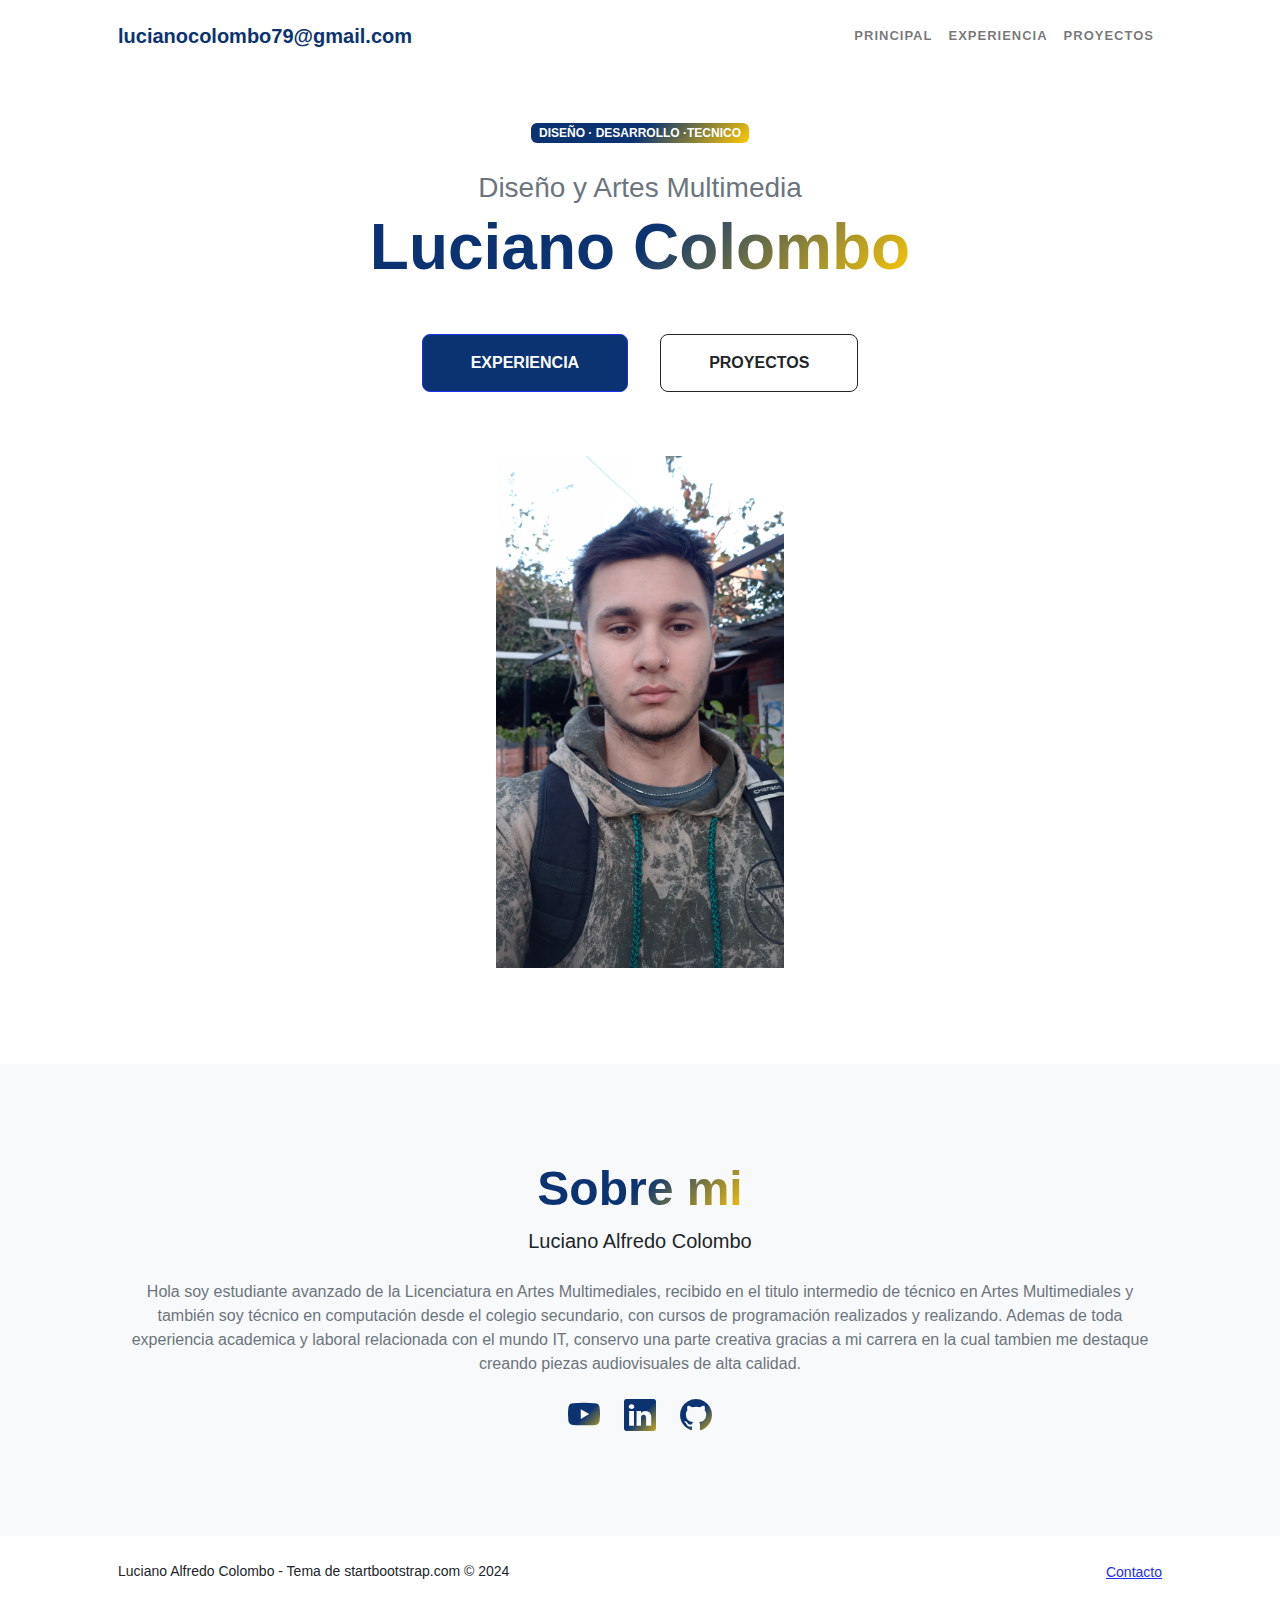
<file: index.html>
<!DOCTYPE html>
<html lang="en">
    <head>
        <meta charset="utf-8" />
        <meta name="viewport" content="width=device-width, initial-scale=1, shrink-to-fit=no" />
        <meta name="description" content="" />
        <meta name="author" content="" />
        <title>Luciano Alfredo Colombo</title>
        <!-- Favicon-->
        <link rel="icon" type="image/x-icon" href="assets/favicon.ico" />
        <!-- Custom Google font-->
        <link rel="preconnect" href="https://fonts.googleapis.com" />
        <link rel="preconnect" href="https://fonts.gstatic.com" crossorigin />
        <link href="https://fonts.googleapis.com/css2?family=Plus+Jakarta+Sans:wght@100;200;300;400;500;600;700;800;900&amp;display=swap" rel="stylesheet" />
        <!-- Bootstrap icons-->
        <link href="https://cdn.jsdelivr.net/npm/bootstrap-icons@1.8.1/font/bootstrap-icons.css" rel="stylesheet" />
        <!-- Core theme CSS (includes Bootstrap)-->
        <link href="styles.css" rel="stylesheet" />
    </head>
    <body class="d-flex flex-column h-100">
        <main class="flex-shrink-0">
            <!-- Navigation-->
            <nav class="navbar navbar-expand-lg navbar-light bg-white py-3">
                <div class="container px-5">
                    <a class="navbar-brand" href="mailto:luciancolombo79@gmail.com"><span class="fw-bolder text-primary">lucianocolombo79@gmail.com</span></a>
                    <button class="navbar-toggler" type="button" data-bs-toggle="collapse" data-bs-target="#navbarSupportedContent" aria-controls="navbarSupportedContent" aria-expanded="false" aria-label="Toggle navigation"><span class="navbar-toggler-icon"></span></button>
                    <div class="collapse navbar-collapse" id="navbarSupportedContent">
                        <ul class="navbar-nav ms-auto mb-2 mb-lg-0 small fw-bolder">
                            <li class="nav-item"><a class="nav-link" href="index.html">PRINCIPAL</a></li>
                            <li class="nav-item"><a class="nav-link" href="resume.html">EXPERIENCIA</a></li>
                            <li class="nav-item"><a class="nav-link" href="gallery.html">PROYECTOS</a></li>
                            
                        </ul>
                    </div>
                </div>
            </nav>
            <!-- Header-->
            <header class="py-5">
                <div class="container px-5 pb-5">
                    <div class="row gx-5 align-items-center">
                        <div class="col-xxl-5">
                            <!-- Header text content-->
                            <div class="text-center text-xxl-start">
                                <div class="badge bg-gradient-primary-to-secondary text-white mb-4"><div class="text-uppercase">Diseño &middot; Desarrollo &middot;Tecnico</div></div>
                                <div class="fs-3 fw-light text-muted">Diseño y Artes Multimedia</div>
                                <h1 class="display-3 fw-bolder mb-5"><span class="text-gradient d-inline">Luciano Colombo</span></h1>
                                <div class="d-grid gap-3 d-sm-flex justify-content-sm-center justify-content-xxl-start mb-3">
                                    <a class="btn btn-primary btn-lg px-5 py-3 me-sm-3 fs-6 fw-bolder" href="resume.html">EXPERIENCIA</a>
                                    <a class="btn btn-outline-dark btn-lg px-5 py-3 fs-6 fw-bolder" href="gallery.html">PROYECTOS</a>
                                </div>
                            </div>
                        </div>
                        <div class="col-xxl-7">
                            <!-- Header profile picture-->
                            <div class="d-flex justify-content-center mt-5 mt-xxl-0">
                                <div class="profile bg-gradient-primary-to-tercery">
                                    <!-- TIP: For best results, use a photo with a transparent background like the demo example below-->
                                    <!-- Watch a tutorial on how to do this on YouTube (link)-->
                                    <img class="profile-img" src="assets/profile.jpeg" alt="..." />
                             
                                </div>
                            </div>
                        </div>
                    </div>
                </div>
            </header>
            <!-- About Section-->
            <section class="bg-light py-5">
                <div class="container px-5">
                    <div class="row gx-5 justify-content-center">
                        <div class="col-xxl-8">
                            <div class="text-center my-5">
                                <h2 class="display-5 fw-bolder"><span class="text-gradient d-inline">Sobre mi</span></h2>
                                <p class="lead fw-light mb-4">Luciano Alfredo Colombo</p>
                                <p class="text-muted">Hola soy estudiante avanzado de la Licenciatura en Artes Multimediales, recibido en el titulo intermedio de técnico en Artes Multimediales y también soy técnico en computación desde el colegio secundario, con cursos de programación realizados y realizando. Ademas de toda experiencia academica y laboral relacionada con el mundo IT, conservo una parte creativa gracias a mi carrera en la cual tambien me destaque creando piezas audiovisuales de alta calidad.</p>
                                <div class="d-flex justify-content-center fs-2 gap-4">
                                    <a class="text-gradient" href="https://www.youtube.com/channel/UC4bdNsmkCHugtyYNRNbsHgQ"><i class="bi bi-youtube"></i></a>
                                    <a class="text-gradient" href="https://www.linkedin.com/in/luciano-colombo-963776231/"><i class="bi bi-linkedin"></i></a>
                                    <a class="text-gradient" href="https://github.com/LucianoColomboAM"><i class="bi bi-github"></i></a>
                                </div>
                            </div>
                        </div>
                    </div>
                </div>
            </section>
        </main>
        <!-- Footer-->
        <footer class="bg-white py-4 mt-auto">
            <div class="container px-5">
                <div class="row align-items-center justify-content-between flex-column flex-sm-row">
                    <div class="col-auto"><div class="small m-0">Luciano Alfredo Colombo - Tema de startbootstrap.com &copy; 2024</div></div>
                    <div class="col-auto">
                        <a class="small" href="mailto:luciancolombo79@gmail.com">Contacto</a>
                    </div>
                </div>
            </div>
        </footer>
        <!-- Bootstrap core JS-->
        <script src="https://cdn.jsdelivr.net/npm/bootstrap@5.2.3/dist/js/bootstrap.bundle.min.js"></script>
        <!-- Core theme JS-->
        <script src="js/scripts.js"></script>
    </body>
</html>
</file>
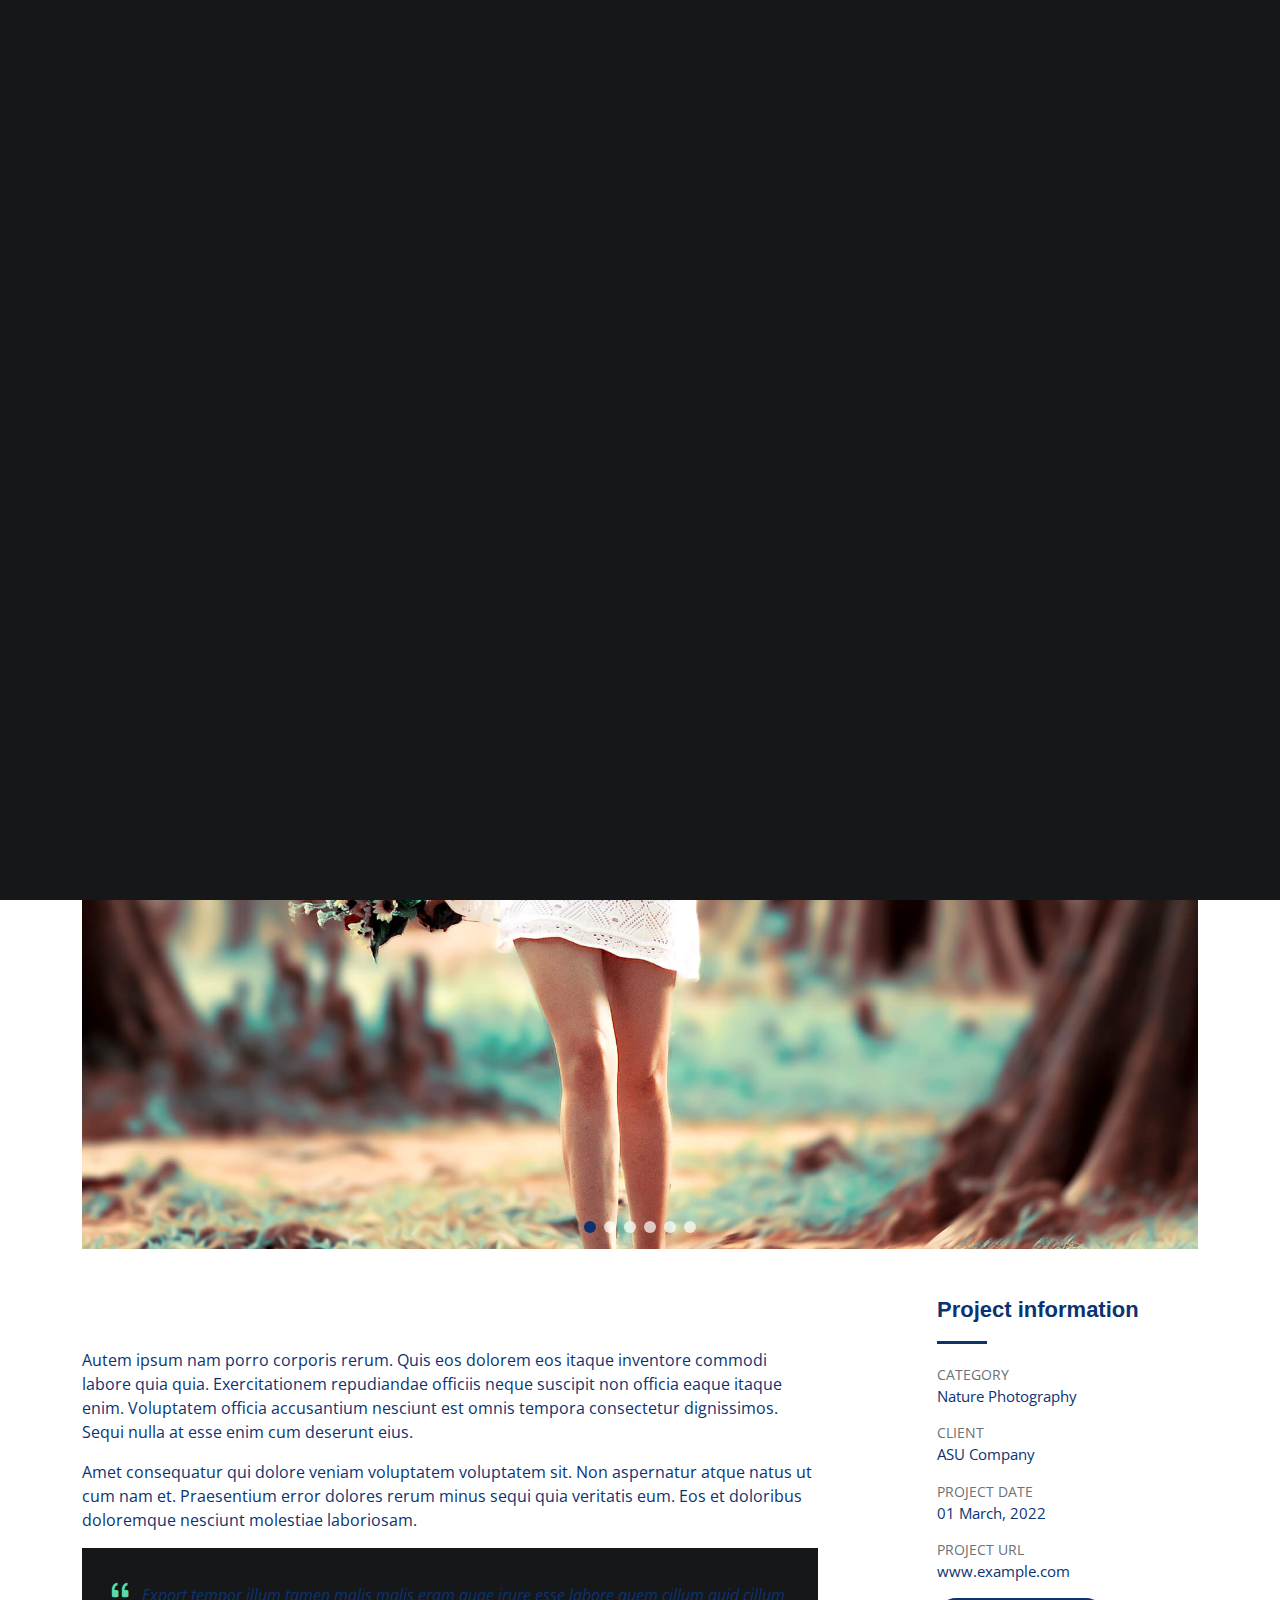
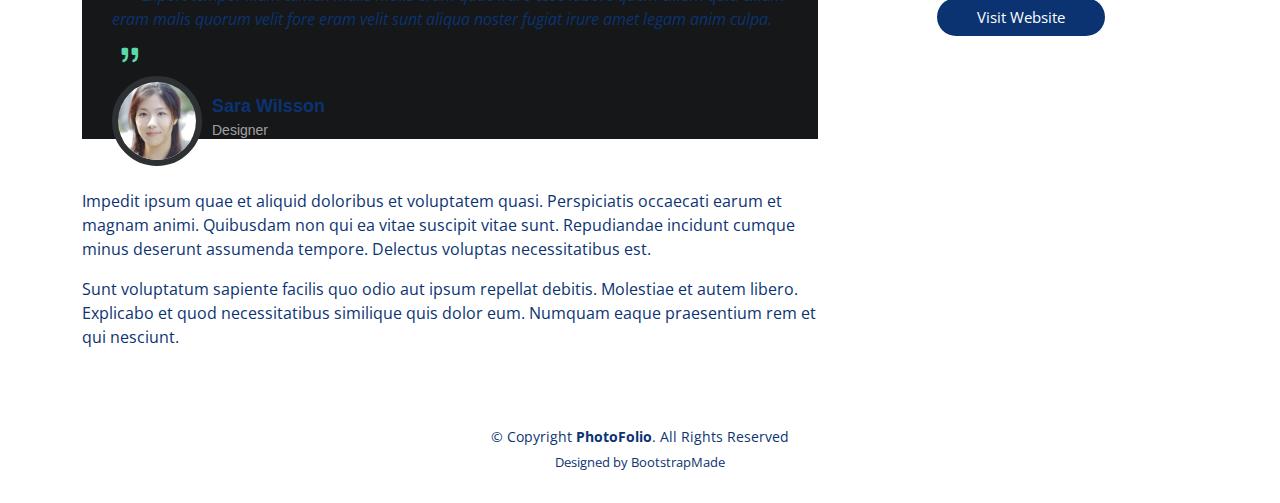
<file: gallery-single.html>
<!DOCTYPE html>
<html lang="en">

<head>
  <meta charset="utf-8">
  <meta content="width=device-width, initial-scale=1.0" name="viewport">

  <title>PhotoFolio Bootstrap Template - Gallery Single</title>
  <meta content="" name="description">
  <meta content="" name="keywords">

  <!-- Favicons -->
  <link href="assets/img/favicon.png" rel="icon">
  <link href="assets/img/apple-touch-icon.png" rel="apple-touch-icon">

  <!-- Google Fonts -->
  <link rel="preconnect" href="https://fonts.googleapis.com">
  <link rel="preconnect" href="https://fonts.gstatic.com" crossorigin>
  <link href="https://fonts.googleapis.com/css2?family=Open+Sans:ital,wght@0,300;0,400;0,500;0,600;0,700;1,300;1,400;1,600;1,700&family=Inter:ital,wght@0,300;0,400;0,500;0,600;0,700;1,300;1,400;1,500;1,600;1,700&family=Cardo:ital,wght@0,400;0,700;1,400&display=swap" rel="stylesheet">

  <!-- Vendor CSS Files -->
  <link href="assets/vendor/bootstrap/css/bootstrap.min.css" rel="stylesheet">
  <link href="assets/vendor/bootstrap-icons/bootstrap-icons.css" rel="stylesheet">
  <link href="assets/vendor/swiper/swiper-bundle.min.css" rel="stylesheet">
  <link href="assets/vendor/glightbox/css/glightbox.min.css" rel="stylesheet">
  <link href="assets/vendor/aos/aos.css" rel="stylesheet">

  <!-- Template Main CSS File -->
  <link href="assets/css/main.css" rel="stylesheet">

  <!-- =======================================================
  * Template Name: PhotoFolio
  * Updated: Jan 29 2024 with Bootstrap v5.3.2
  * Template URL: https://bootstrapmade.com/photofolio-bootstrap-photography-website-template/
  * Author: BootstrapMade.com
  * License: https://bootstrapmade.com/license/
  ======================================================== -->
</head>

<body>

  <!-- ======= Header ======= -->
  <header id="header" class="header d-flex align-items-center fixed-top">
    <div class="container-fluid d-flex align-items-center justify-content-between">

      <a href="index.html" class="logo d-flex align-items-center  me-auto me-lg-0">
        <!-- Uncomment the line below if you also wish to use an image logo -->
        <!-- <img src="assets/img/logo.png" alt=""> -->
        <i class="bi bi-camera"></i>
        <h1>PhotoFolio</h1>
      </a>

      <nav id="navbar" class="navbar">
        <ul>
          <li><a href="index.html">Home</a></li>
          <li><a href="about.html">About</a></li>
          <li class="dropdown"><a href="#"><span>Gallery</span> <i class="bi bi-chevron-down dropdown-indicator"></i></a>
            <ul>
              <li><a href="gallery.html" class="active">Nature</a></li>
              <li><a href="gallery.html">People</a></li>
              <li><a href="gallery.html">Architecture</a></li>
              <li><a href="gallery.html">Animals</a></li>
              <li><a href="gallery.html">Sports</a></li>
              <li><a href="gallery.html">Travel</a></li>
              <li class="dropdown"><a href="#"><span>Sub Menu</span> <i class="bi bi-chevron-down dropdown-indicator"></i></a>
                <ul>
                  <li><a href="#">Sub Menu 1</a></li>
                  <li><a href="#">Sub Menu 2</a></li>
                  <li><a href="#">Sub Menu 3</a></li>
                </ul>
              </li>
            </ul>
          </li>
          <li><a href="services.html">Services</a></li>
          <li><a href="contact.html">Contact</a></li>
        </ul>
      </nav><!-- .navbar -->

      <div class="header-social-links">
        <a href="#" class="twitter"><i class="bi bi-twitter"></i></a>
        <a href="#" class="facebook"><i class="bi bi-facebook"></i></a>
        <a href="#" class="instagram"><i class="bi bi-instagram"></i></a>
        <a href="#" class="linkedin"><i class="bi bi-linkedin"></i></i></a>
      </div>
      <i class="mobile-nav-toggle mobile-nav-show bi bi-list"></i>
      <i class="mobile-nav-toggle mobile-nav-hide d-none bi bi-x"></i>

    </div>
  </header><!-- End Header -->

  <main id="main" data-aos="fade" data-aos-delay="1500">

    <!-- ======= End Page Header ======= -->
    <div class="page-header d-flex align-items-center">
      <div class="container position-relative">
        <div class="row d-flex justify-content-center">
          <div class="col-lg-6 text-center">
            <h2>Gallery Single</h2>
            <p>Odio et unde deleniti. Deserunt numquam exercitationem. Officiis quo odio sint voluptas consequatur ut a odio voluptatem. Sit dolorum debitis veritatis natus dolores. Quasi ratione sint. Sit quaerat ipsum dolorem.</p>

            <a class="cta-btn" href="contact.html">Available for hire</a>

          </div>
        </div>
      </div>
    </div><!-- End Page Header -->

    <!-- ======= Gallery Single Section ======= -->
    <section id="gallery-single" class="gallery-single">
      <div class="container">

        <div class="position-relative h-100">
          <div class="slides-1 portfolio-details-slider swiper">
            <div class="swiper-wrapper align-items-center">

              <div class="swiper-slide">
                <img src="assets/img/gallery/gallery-8.jpg" alt="">
              </div>
              <div class="swiper-slide">
                <img src="assets/img/gallery/gallery-9.jpg" alt="">
              </div>
              <div class="swiper-slide">
                <img src="assets/img/gallery/gallery-10.jpg" alt="">
              </div>
              <div class="swiper-slide">
                <img src="assets/img/gallery/gallery-11.jpg" alt="">
              </div>
              <div class="swiper-slide">
                <img src="assets/img/gallery/gallery-12.jpg" alt="">
              </div>
              <div class="swiper-slide">
                <img src="assets/img/gallery/gallery-13.jpg" alt="">
              </div>

            </div>
            <div class="swiper-pagination"></div>
          </div>
          <div class="swiper-button-prev"></div>
          <div class="swiper-button-next"></div>

        </div>

        <div class="row justify-content-between gy-4 mt-4">

          <div class="col-lg-8">
            <div class="portfolio-description">
              <h2>This is an example of portfolio detail</h2>
              <p>
                Autem ipsum nam porro corporis rerum. Quis eos dolorem eos itaque inventore commodi labore quia quia. Exercitationem repudiandae officiis neque suscipit non officia eaque itaque enim. Voluptatem officia accusantium nesciunt est omnis tempora consectetur dignissimos. Sequi nulla at esse enim cum deserunt eius.
              </p>
              <p>
                Amet consequatur qui dolore veniam voluptatem voluptatem sit. Non aspernatur atque natus ut cum nam et. Praesentium error dolores rerum minus sequi quia veritatis eum. Eos et doloribus doloremque nesciunt molestiae laboriosam.
              </p>

              <div class="testimonial-item">
                <p>
                  <i class="bi bi-quote quote-icon-left"></i>
                  Export tempor illum tamen malis malis eram quae irure esse labore quem cillum quid cillum eram malis quorum velit fore eram velit sunt aliqua noster fugiat irure amet legam anim culpa.
                  <i class="bi bi-quote quote-icon-right"></i>
                </p>
                <div>
                  <img src="assets/img/testimonials/testimonials-2.jpg" class="testimonial-img" alt="">
                  <h3>Sara Wilsson</h3>
                  <h4>Designer</h4>
                </div>
              </div>

              <p>
                Impedit ipsum quae et aliquid doloribus et voluptatem quasi. Perspiciatis occaecati earum et magnam animi. Quibusdam non qui ea vitae suscipit vitae sunt. Repudiandae incidunt cumque minus deserunt assumenda tempore. Delectus voluptas necessitatibus est.

              <p>
                Sunt voluptatum sapiente facilis quo odio aut ipsum repellat debitis. Molestiae et autem libero. Explicabo et quod necessitatibus similique quis dolor eum. Numquam eaque praesentium rem et qui nesciunt.
              </p>

            </div>
          </div>

          <div class="col-lg-3">
            <div class="portfolio-info">
              <h3>Project information</h3>
              <ul>
                <li><strong>Category</strong> <span>Nature Photography</span></li>
                <li><strong>Client</strong> <span>ASU Company</span></li>
                <li><strong>Project date</strong> <span>01 March, 2022</span></li>
                <li><strong>Project URL</strong> <a href="#">www.example.com</a></li>
                <li><a href="#" class="btn-visit align-self-start">Visit Website</a></li>
              </ul>
            </div>
          </div>

        </div>

      </div>
    </section><!-- End Gallery Single Section -->

  </main><!-- End #main -->

  <!-- ======= Footer ======= -->
  <footer id="footer" class="footer">
    <div class="container">
      <div class="copyright">
        &copy; Copyright <strong><span>PhotoFolio</span></strong>. All Rights Reserved
      </div>
      <div class="credits">
        <!-- All the links in the footer should remain intact. -->
        <!-- You can delete the links only if you purchased the pro version. -->
        <!-- Licensing information: https://bootstrapmade.com/license/ -->
        <!-- Purchase the pro version with working PHP/AJAX contact form: https://bootstrapmade.com/photofolio-bootstrap-photography-website-template/ -->
        Designed by <a href="https://bootstrapmade.com/">BootstrapMade</a>
      </div>
    </div>
  </footer><!-- End Footer -->

  <a href="#" class="scroll-top d-flex align-items-center justify-content-center"><i class="bi bi-arrow-up-short"></i></a>

  <div id="preloader">
    <div class="line"></div>
  </div>

  <!-- Vendor JS Files -->
  <script src="assets/vendor/bootstrap/js/bootstrap.bundle.min.js"></script>
  <script src="assets/vendor/swiper/swiper-bundle.min.js"></script>
  <script src="assets/vendor/glightbox/js/glightbox.min.js"></script>
  <script src="assets/vendor/aos/aos.js"></script>
  <script src="assets/vendor/php-email-form/validate.js"></script>

  <!-- Template Main JS File -->
  <script src="assets/js/main.js"></script>

</body>

</html>
</file>
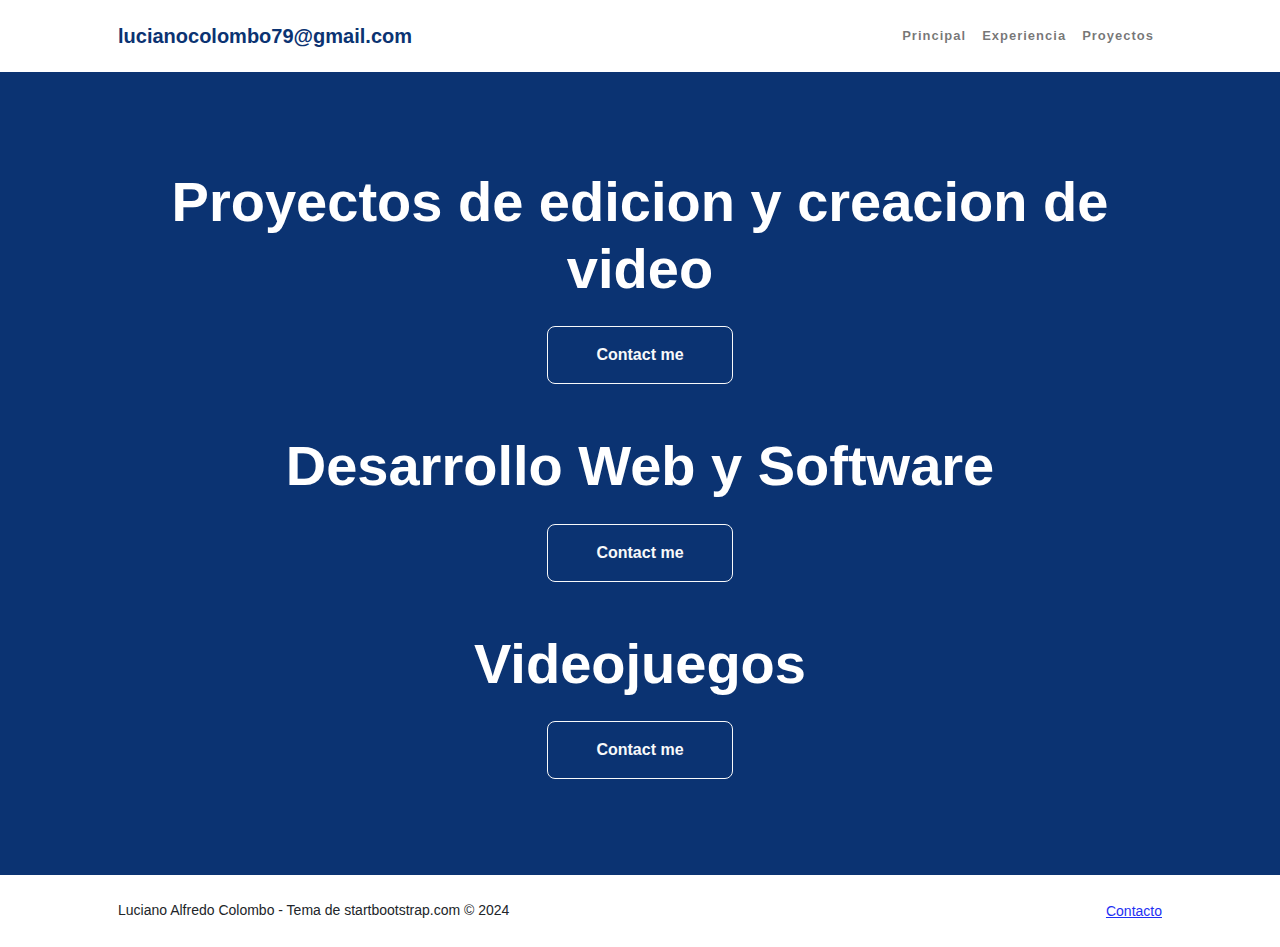
<file: projects.html>
<!DOCTYPE html>
<html lang="en">
    <head>
        <meta charset="utf-8" />
        <meta name="viewport" content="width=device-width, initial-scale=1, shrink-to-fit=no" />
        <meta name="description" content="" />
        <meta name="author" content="" />
        <title>Luciano Alfredo Colombo</title>
        <!-- Favicon-->
        <link rel="icon" type="image/x-icon" href="assets/favicon.ico" />
        <!-- Custom Google font-->
        <link rel="preconnect" href="https://fonts.googleapis.com" />
        <link rel="preconnect" href="https://fonts.gstatic.com" crossorigin />
        <link href="https://fonts.googleapis.com/css2?family=Plus+Jakarta+Sans:wght@100;200;300;400;500;600;700;800;900&amp;display=swap" rel="stylesheet" />
        <!-- Bootstrap icons-->
        <link href="https://cdn.jsdelivr.net/npm/bootstrap-icons@1.8.1/font/bootstrap-icons.css" rel="stylesheet" />
        <!-- Core theme CSS (includes Bootstrap)-->
        <link href="css/styles.css" rel="stylesheet" />
    </head>
    <body class="d-flex flex-column h-100 bg-light">
        <main class="flex-shrink-0">
            <!-- Navigation-->
            <nav class="navbar navbar-expand-lg navbar-light bg-white py-3">
                <div class="container px-5">
                    <a class="navbar-brand" href="mailto:luciancolombo79@gmail.com"><span class="fw-bolder text-primary">lucianocolombo79@gmail.com</span></a>
                    <button class="navbar-toggler" type="button" data-bs-toggle="collapse" data-bs-target="#navbarSupportedContent" aria-controls="navbarSupportedContent" aria-expanded="false" aria-label="Toggle navigation"><span class="navbar-toggler-icon"></span></button>
                    <div class="collapse navbar-collapse" id="navbarSupportedContent">
                        <ul class="navbar-nav ms-auto mb-2 mb-lg-0 small fw-bolder">
                            <li class="nav-item"><a class="nav-link" href="index.html">Principal</a></li>
                            <li class="nav-item"><a class="nav-link" href="resume.html">Experiencia</a></li>
                            <li class="nav-item"><a class="nav-link" href="gallery.html">Proyectos</a></li>
                        </ul>
                    </div>
                </div>
            </nav>
            <!-- Projects Section-->

            <!-- Call to action section-->
            <section class="py-5 bg-gradient-primary-to-four text-white">
                <div class="container px-5 my-5">
                    <div class="text-center">
                        <h2 class="display-4 fw-bolder mb-4">Proyectos de edicion y creacion de video</h2>
                        <a class="btn btn-outline-light btn-lg px-5 py-3 fs-6 fw-bolder" href="contact.html">Contact me</a>
                    </div>
                </div>

                <div class="container px-5 my-5">
                    <div class="text-center">
                        <h2 class="display-4 fw-bolder mb-4">Desarrollo Web y Software</h2>
                        <a class="btn btn-outline-light btn-lg px-5 py-3 fs-6 fw-bolder" href="contact.html">Contact me</a>
                    </div>
                </div>


                <div class="container px-5 my-5">
                    <div class="text-center">
                        <h2 class="display-4 fw-bolder mb-4">Videojuegos</h2>
                        <a class="btn btn-outline-light btn-lg px-5 py-3 fs-6 fw-bolder" href="contact.html">Contact me</a>
                    </div>
                </div>
            </section>
        </main>
        <!-- Footer-->
        <footer class="bg-white py-4 mt-auto">
            <div class="container px-5">
                <div class="row align-items-center justify-content-between flex-column flex-sm-row">
                    <div class="col-auto"><div class="small m-0">Luciano Alfredo Colombo - Tema de startbootstrap.com &copy; 2024</div></div>
                    <div class="col-auto">
                        <a class="small" href="mailto:luciancolombo79@gmail.com">Contacto</a>
                    </div>
                </div>
            </div>
        </footer>
        <!-- Bootstrap core JS-->
        <script src="https://cdn.jsdelivr.net/npm/bootstrap@5.2.3/dist/js/bootstrap.bundle.min.js"></script>
        <!-- Core theme JS-->
        <script src="js/scripts.js"></script>
    </body>
</html>
</file>
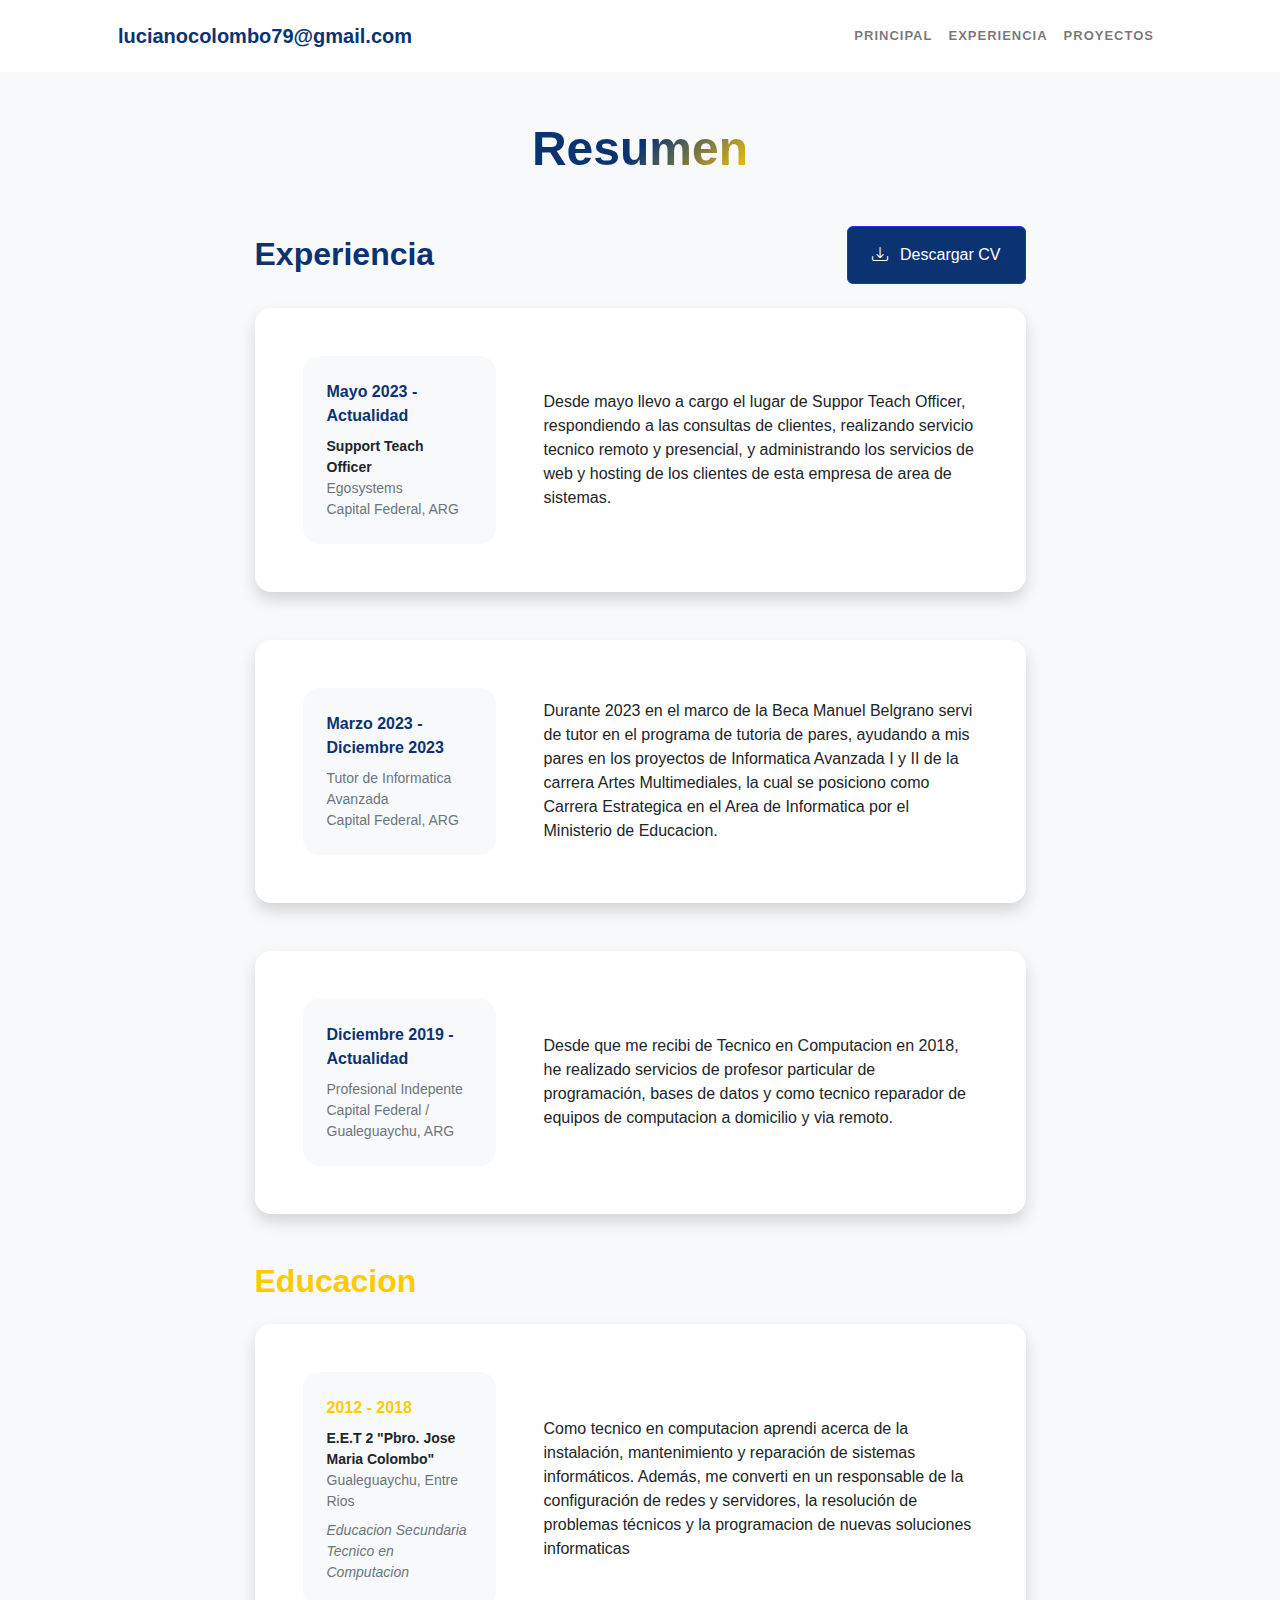
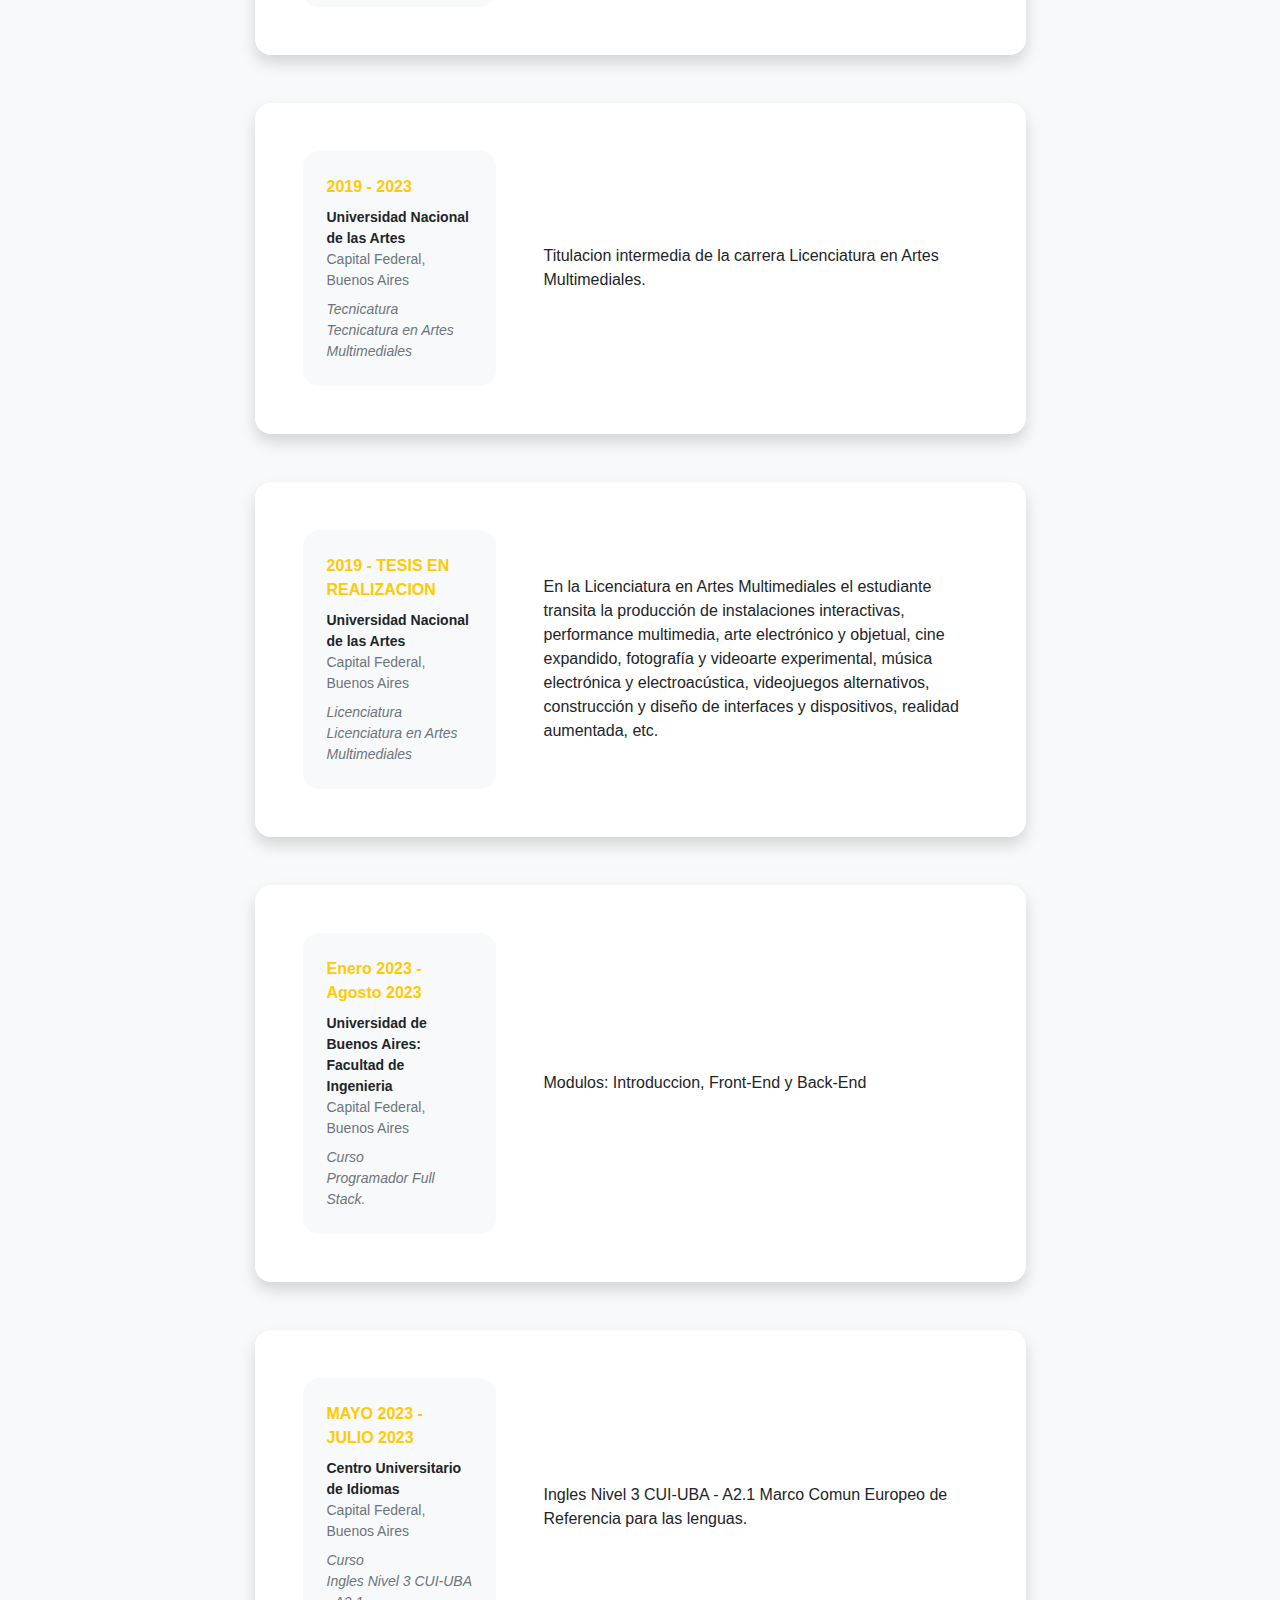
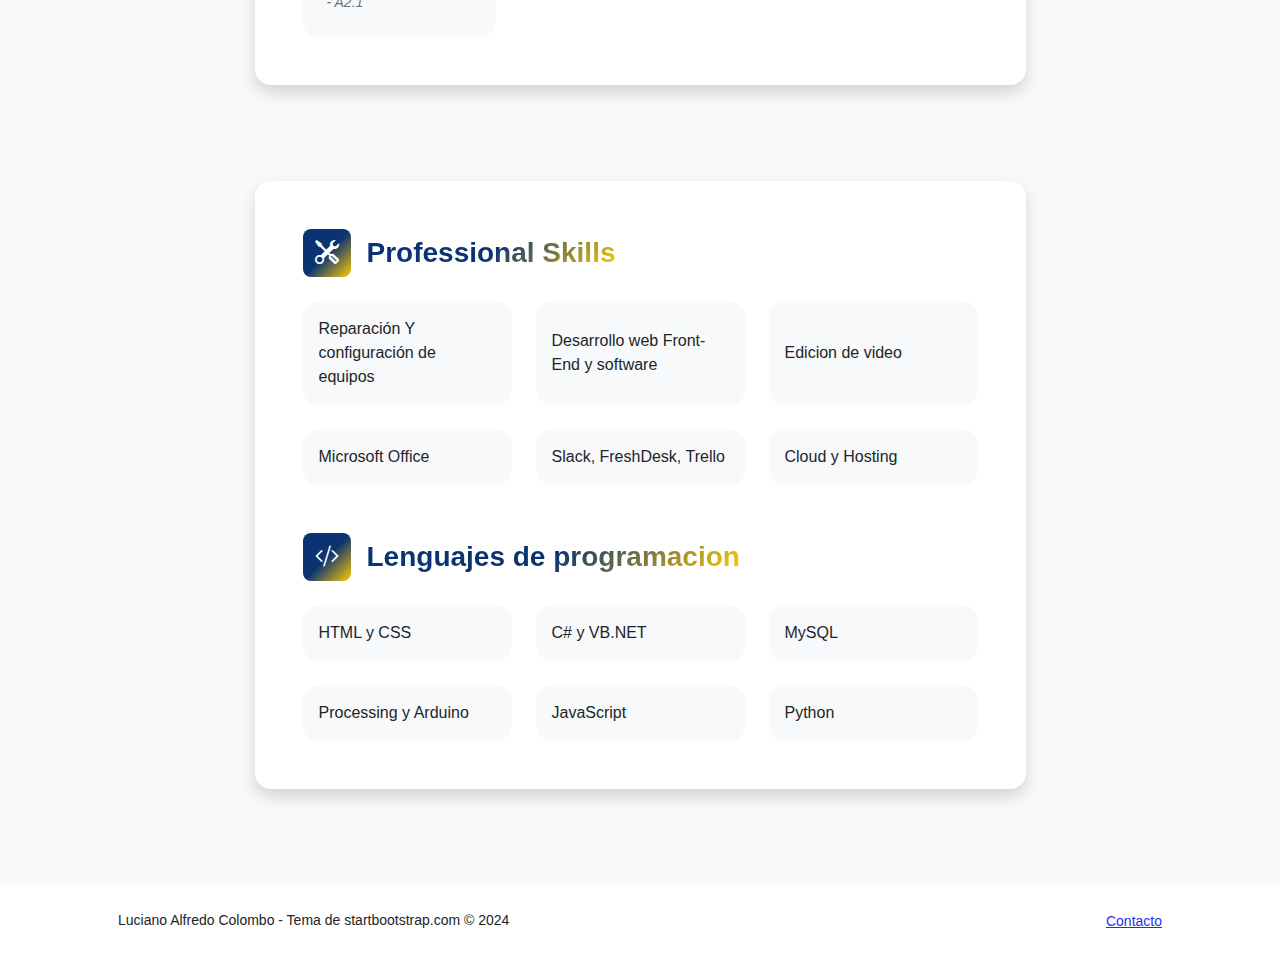
<file: resume.html>
<!DOCTYPE html>
<html lang="en">
    <head>
        <meta charset="utf-8" />
        <meta name="viewport" content="width=device-width, initial-scale=1, shrink-to-fit=no" />
        <meta name="description" content="" />
        <meta name="author" content="" />
        <title>Luciano Alfredo Colombo</title>
        <!-- Favicon-->
        <link rel="icon" type="image/x-icon" href="assets/favicon.ico" />
        <!-- Custom Google font-->
        <link rel="preconnect" href="https://fonts.googleapis.com" />
        <link rel="preconnect" href="https://fonts.gstatic.com" crossorigin />
        <link href="https://fonts.googleapis.com/css2?family=Plus+Jakarta+Sans:wght@100;200;300;400;500;600;700;800;900&amp;display=swap" rel="stylesheet" />
        <!-- Bootstrap icons-->
        <link href="https://cdn.jsdelivr.net/npm/bootstrap-icons@1.8.1/font/bootstrap-icons.css" rel="stylesheet" />
        <!-- Core theme CSS (includes Bootstrap)-->
        <link href="styles.css" rel="stylesheet" />
    </head>
    <body class="d-flex flex-column h-100 bg-light">
        <main class="flex-shrink-0">
            <!-- Navigation-->
            <nav class="navbar navbar-expand-lg navbar-light bg-white py-3">
                <div class="container px-5">
                    <a class="navbar-brand" href="mailto:luciancolombo79@gmail.com"><span class="fw-bolder text-primary">lucianocolombo79@gmail.com</span></a>
                    <button class="navbar-toggler" type="button" data-bs-toggle="collapse" data-bs-target="#navbarSupportedContent" aria-controls="navbarSupportedContent" aria-expanded="false" aria-label="Toggle navigation"><span class="navbar-toggler-icon"></span></button>
                    <div class="collapse navbar-collapse" id="navbarSupportedContent">
                        <ul class="navbar-nav ms-auto mb-2 mb-lg-0 small fw-bolder">
                            <li class="nav-item"><a class="nav-link" href="index.html">PRINCIPAL</a></li>
                            <li class="nav-item"><a class="nav-link" href="resume.html">EXPERIENCIA</a></li>
                            <li class="nav-item"><a class="nav-link" href="gallery.html">PROYECTOS</a></li>
                        </ul>
                    </div>
                </div>
            </nav>
            <!-- Page Content-->
            <div class="container px-5 my-5">
                <div class="text-center mb-5">
                    <h1 class="display-5 fw-bolder mb-0"><span class="text-gradient d-inline">Resumen</span></h1>
                </div>
                <div class="row gx-5 justify-content-center">
                    <div class="col-lg-11 col-xl-9 col-xxl-8">
                        <!-- Experience Section-->
                        <section>
                            <div class="d-flex align-items-center justify-content-between mb-4">
                                <h2 class="text-primary fw-bolder mb-0">Experiencia</h2>
                                <!-- Download resume button-->
                                <!-- Note: Set the link href target to a PDF file within your project-->
                                <a class="btn btn-primary px-4 py-3" href="Colombo Luciano Alfredo.pdf">
                                    <div class="d-inline-block bi bi-download me-2"></div>
                                    Descargar CV
                                </a>
                            </div>
                            <!-- Experience Card 1-->
                            <div class="card shadow border-0 rounded-4 mb-5">
                                <div class="card-body p-5">
                                    <div class="row align-items-center gx-5">
                                        <div class="col text-center text-lg-start mb-4 mb-lg-0">
                                            <div class="bg-light p-4 rounded-4">
                                                <div class="text-primary fw-bolder mb-2">Mayo 2023 - Actualidad</div>
                                                <div class="small fw-bolder">Support Teach Officer</div>
                                                <div class="small text-muted">Egosystems</div>
                                                <div class="small text-muted">Capital Federal, ARG</div>
                                            </div>
                                        </div>
                                        <div class="col-lg-8"><div>Desde mayo llevo a cargo el lugar de Suppor Teach Officer, respondiendo a las consultas de clientes, realizando servicio tecnico remoto y presencial, y administrando los servicios de web y hosting de los clientes de esta empresa de area de sistemas.</div></div>
                                    </div>
                                </div>
                            </div>
                            <!-- Experience Card 2-->
                            <div class="card shadow border-0 rounded-4 mb-5">
                                <div class="card-body p-5">
                                    <div class="row align-items-center gx-5">
                                        <div class="col text-center text-lg-start mb-4 mb-lg-0">
                                            <div class="bg-light p-4 rounded-4">
                                                <div class="text-primary fw-bolder mb-2">Marzo 2023 - Diciembre 2023</div>
                                                <div class="small fw-bolder"></div>
                                                <div class="small text-muted">Tutor de Informatica Avanzada</div>
                                                <div class="small text-muted">Capital Federal, ARG</div>
                                            </div>
                                        </div>
                                        <div class="col-lg-8"><div>Durante 2023 en el marco de la Beca Manuel Belgrano servi de tutor en el programa de tutoria de pares, ayudando a mis pares en los proyectos de Informatica Avanzada I y II de la carrera Artes Multimediales, la cual se posiciono como Carrera Estrategica en el Area de Informatica por el Ministerio de Educacion.</div></div>
                                    </div>
                                </div>
                            </div>
                              <!-- Experience Card 3-->
                              <div class="card shadow border-0 rounded-4 mb-5">
                                <div class="card-body p-5">
                                    <div class="row align-items-center gx-5">
                                        <div class="col text-center text-lg-start mb-4 mb-lg-0">
                                            <div class="bg-light p-4 rounded-4">
                                                <div class="text-primary fw-bolder mb-2">Diciembre 2019 - Actualidad</div>
                                                <div class="small fw-bolder"></div>
                                                <div class="small text-muted">Profesional Indepente</div>
                                                <div class="small text-muted">Capital Federal / Gualeguaychu, ARG</div>
                                            </div>
                                        </div>
                                        <div class="col-lg-8"><div>Desde que me recibi de Tecnico en Computacion en 2018, he realizado servicios de profesor particular de programación, bases de datos y como tecnico reparador de equipos de computacion a domicilio y via remoto.</div></div>
                                    </div>
                                </div>
                            </div>

                        </section>
                        <!-- Education Section-->
                        <section>
                            <h2 class="text-secondary fw-bolder mb-4">Educacion</h2>
                            <!-- Education Card 1-->
                            <div class="card shadow border-0 rounded-4 mb-5">
                                <div class="card-body p-5">
                                    <div class="row align-items-center gx-5">
                                        <div class="col text-center text-lg-start mb-4 mb-lg-0">
                                            <div class="bg-light p-4 rounded-4">
                                                <div class="text-secondary fw-bolder mb-2">2012 - 2018</div>
                                                <div class="mb-2">
                                                    <div class="small fw-bolder">E.E.T 2 "Pbro. Jose Maria Colombo"</div>
                                                    <div class="small text-muted">Gualeguaychu, Entre Rios</div>
                                                </div>
                                                <div class="fst-italic">
                                                    <div class="small text-muted">Educacion Secundaria</div>
                                                    <div class="small text-muted">Tecnico en Computacion</div>
                                                </div>
                                            </div>
                                        </div>
                                        <div class="col-lg-8"><div>Como tecnico en computacion aprendi acerca de la instalación, mantenimiento y reparación de sistemas informáticos. Además, me converti en un responsable de la configuración de redes y servidores, la resolución de problemas técnicos y la programacion de nuevas soluciones informaticas</div></div>
                                    </div>
                                </div>
                            </div>
                            <!-- Education Card 2-->
                            <div class="card shadow border-0 rounded-4 mb-5">
                                <div class="card-body p-5">
                                    <div class="row align-items-center gx-5">
                                        <div class="col text-center text-lg-start mb-4 mb-lg-0">
                                            <div class="bg-light p-4 rounded-4">
                                                <div class="text-secondary fw-bolder mb-2">2019 - 2023</div>
                                                <div class="mb-2">
                                                    <div class="small fw-bolder">Universidad Nacional de las Artes</div>
                                                    <div class="small text-muted">Capital Federal, Buenos Aires</div>
                                                </div>
                                                <div class="fst-italic">
                                                    <div class="small text-muted">Tecnicatura</div>
                                                    <div class="small text-muted">Tecnicatura en Artes Multimediales</div>
                                                </div>
                                            </div>
                                        </div>
                                        <div class="col-lg-8"><div>Titulacion intermedia de la carrera Licenciatura en Artes Multimediales.</div></div>
                                    </div>
                                </div>
                            </div>

                             <!-- Education Card 2-->
                             <div class="card shadow border-0 rounded-4 mb-5">
                                <div class="card-body p-5">
                                    <div class="row align-items-center gx-5">
                                        <div class="col text-center text-lg-start mb-4 mb-lg-0">
                                            <div class="bg-light p-4 rounded-4">
                                                <div class="text-secondary fw-bolder mb-2">2019 - TESIS EN REALIZACION</div>
                                                <div class="mb-2">
                                                    <div class="small fw-bolder">Universidad Nacional de las Artes</div>
                                                    <div class="small text-muted">Capital Federal, Buenos Aires</div>
                                                </div>
                                                <div class="fst-italic">
                                                    <div class="small text-muted">Licenciatura</div>
                                                    <div class="small text-muted">Licenciatura en Artes Multimediales</div>
                                                </div>
                                            </div>
                                        </div>
                                        <div class="col-lg-8"><div>En la Licenciatura en Artes Multimediales el estudiante transita la producción de instalaciones interactivas, performance multimedia, arte electrónico y objetual, cine expandido, fotografía y videoarte experimental, música electrónica y electroacústica, videojuegos alternativos, construcción y diseño de interfaces y dispositivos, realidad aumentada, etc.</div></div>
                                    </div>
                                </div>
                            </div>

                             <!-- Education Card 2-->
                             <div class="card shadow border-0 rounded-4 mb-5">
                                <div class="card-body p-5">
                                    <div class="row align-items-center gx-5">
                                        <div class="col text-center text-lg-start mb-4 mb-lg-0">
                                            <div class="bg-light p-4 rounded-4">
                                                <div class="text-secondary fw-bolder mb-2">Enero 2023 - Agosto 2023</div>
                                                <div class="mb-2">
                                                    <div class="small fw-bolder">Universidad de Buenos Aires: Facultad de Ingenieria</div>
                                                    <div class="small text-muted">Capital Federal, Buenos Aires</div>
                                                </div>
                                                <div class="fst-italic">
                                                    <div class="small text-muted">Curso</div>
                                                    <div class="small text-muted">Programador Full Stack.</div>
                                                </div>
                                            </div>
                                        </div>
                                        <div class="col-lg-8"><div>Modulos: Introduccion, Front-End y Back-End</div></div>
                                    </div>
                                </div>
                            </div>

                             <!-- Education Card 2-->
                             <div class="card shadow border-0 rounded-4 mb-5">
                                <div class="card-body p-5">
                                    <div class="row align-items-center gx-5">
                                        <div class="col text-center text-lg-start mb-4 mb-lg-0">
                                            <div class="bg-light p-4 rounded-4">
                                                <div class="text-secondary fw-bolder mb-2">MAYO 2023 - JULIO 2023</div>
                                                <div class="mb-2">
                                                    <div class="small fw-bolder">Centro Universitario de Idiomas</div>
                                                    <div class="small text-muted">Capital Federal, Buenos Aires</div>
                                                </div>
                                                <div class="fst-italic">
                                                    <div class="small text-muted">Curso</div>
                                                    <div class="small text-muted">Ingles Nivel 3 CUI-UBA - A2.1</div>
                                                </div>
                                            </div>
                                        </div>
                                        <div class="col-lg-8"><div>Ingles Nivel 3 CUI-UBA - A2.1 Marco Comun Europeo de Referencia para las lenguas.</div></div>
                                    </div>
                                </div>
                            </div>
                        </section>
                        <!-- Divider-->
                        <div class="pb-5"></div>
                        <!-- Skills Section-->
                        <section>
                            <!-- Skillset Card-->
                            <div class="card shadow border-0 rounded-4 mb-5">
                                <div class="card-body p-5">
                                    <!-- Professional skills list-->
                                    <div class="mb-5">
                                        <div class="d-flex align-items-center mb-4">
                                            <div class="feature bg-primary bg-gradient-primary-to-secondary text-white rounded-3 me-3"><i class="bi bi-tools"></i></div>
                                            <h3 class="fw-bolder mb-0"><span class="text-gradient d-inline">Professional Skills</span></h3>
                                        </div>
                                        <div class="row row-cols-1 row-cols-md-3 mb-4">
                                            <div class="col mb-4 mb-md-0"><div class="d-flex align-items-center bg-light rounded-4 p-3 h-100">Reparación Y configuración de equipos</div></div>
                                            <div class="col mb-4 mb-md-0"><div class="d-flex align-items-center bg-light rounded-4 p-3 h-100">Desarrollo web Front-End y software</div></div>
                                            <div class="col"><div class="d-flex align-items-center bg-light rounded-4 p-3 h-100">Edicion de video</div></div>
                                        </div>
                                        <div class="row row-cols-1 row-cols-md-3">
                                            <div class="col mb-4 mb-md-0"><div class="d-flex align-items-center bg-light rounded-4 p-3 h-100">Microsoft Office</div></div>
                                            <div class="col mb-4 mb-md-0"><div class="d-flex align-items-center bg-light rounded-4 p-3 h-100">Slack, FreshDesk, Trello</div></div>
                                            <div class="col"><div class="d-flex align-items-center bg-light rounded-4 p-3 h-100">Cloud y Hosting </div></div>
                                        </div>
                                    </div>
                                    <!-- Languages list-->
                                    <div class="mb-0">
                                        <div class="d-flex align-items-center mb-4">
                                            <div class="feature bg-primary bg-gradient-primary-to-secondary text-white rounded-3 me-3"><i class="bi bi-code-slash"></i></div>
                                            <h3 class="fw-bolder mb-0"><span class="text-gradient d-inline">Lenguajes de programacion</span></h3>
                                        </div>
                                        <div class="row row-cols-1 row-cols-md-3 mb-4">
                                            <div class="col mb-4 mb-md-0"><div class="d-flex align-items-center bg-light rounded-4 p-3 h-100">HTML y CSS</div></div>
                                            <div class="col mb-4 mb-md-0"><div class="d-flex align-items-center bg-light rounded-4 p-3 h-100">C# y VB.NET</div></div>
                                            <div class="col"><div class="d-flex align-items-center bg-light rounded-4 p-3 h-100">MySQL</div></div>
                                        </div>
                                        <div class="row row-cols-1 row-cols-md-3">
                                            <div class="col mb-4 mb-md-0"><div class="d-flex align-items-center bg-light rounded-4 p-3 h-100">Processing y Arduino</div></div>
                                            <div class="col mb-4 mb-md-0"><div class="d-flex align-items-center bg-light rounded-4 p-3 h-100">JavaScript</div></div>
                                            <div class="col"><div class="d-flex align-items-center bg-light rounded-4 p-3 h-100">Python</div></div>
                                        </div>
                                    </div>
                                </div>
                            </div>
                        </section>
                    </div>
                </div>
            </div>
        </main>
        <!-- Footer-->
        <footer class="bg-white py-4 mt-auto">
            <div class="container px-5">
                <div class="row align-items-center justify-content-between flex-column flex-sm-row">
                    <div class="col-auto"><div class="small m-0">Luciano Alfredo Colombo - Tema de startbootstrap.com &copy; 2024</div></div>
                    <div class="col-auto">
                        <a class="small" href="mailto:luciancolombo79@gmail.com">Contacto</a>
                    </div>
                </div>
            </div>
        </footer>
        <!-- Bootstrap core JS-->
        <script src="https://cdn.jsdelivr.net/npm/bootstrap@5.2.3/dist/js/bootstrap.bundle.min.js"></script>
        <!-- Core theme JS-->
        <script src="js/scripts.js"></script>
    </body>
</html>
</file>
<file: assets/css/main.css>
/**
* Template Name: PhotoFolio
* Updated: Jan 29 2024 with Bootstrap v5.3.2
* Template URL: https://bootstrapmade.com/photofolio-bootstrap-photography-website-template/
* Author: BootstrapMade.com
* License: https://bootstrapmade.com/license/
*/

/*--------------------------------------------------------------
# Set main reusable colors and fonts using CSS variables
# Learn more about CSS variables at https://developer.mozilla.org/en-US/docs/Web/CSS/Using_CSS_custom_properties
--------------------------------------------------------------*/
/* Fonts */
:root {
  --font-default: "Open Sans", system-ui, -apple-system, "Segoe UI", Roboto, "Helvetica Neue", Arial, "Noto Sans", "Liberation Sans", sans-serif, "Apple Color Emoji", "Segoe UI Emoji", "Segoe UI Symbol", "Noto Color Emoji";
  --font-primary: Candara, sans-serif;
  --font-secondary: Candara, sans-serif;
}

/* Colors */
:root {
  --color-default: #0B3372;
  --color-primary: #0B3372;
  --color-secondary: #161718;
}

/* Smooth scroll behavior */
:root {
  scroll-behavior: smooth;
}

/*--------------------------------------------------------------
# General
--------------------------------------------------------------*/
body {
  font-family: var(--font-default);
  color: var(--color-default);
  background-color: #ffffff;
}

a {
  color: var(--color-primary);
  text-decoration: none;
}

a:hover {
  color: #0B3372;
  text-decoration: none;
}

h1,
h2,
h3,
h4,
h5,
h6 {
  font-family: var(--font-primary);
}

/*--------------------------------------------------------------
# Sections & Section Header
--------------------------------------------------------------*/
.section-header {
  padding-bottom: 40px;
}

.section-header h2 {
  font-size: 14px;
  font-weight: 500;
  padding: 0;
  line-height: 1px;
  margin: 0 0 5px 0;
  letter-spacing: 2px;
  text-transform: uppercase;
  color: rgba(255, 255, 255, 0.6);
  font-family: var(--font-primary);
}

.section-header h2::after {
  content: "";
  width: 120px;
  height: 1px;
  display: inline-block;
  background: #0B3372;
  margin: 4px 10px;
}

.section-header p {
  margin: 0;
  margin: 0;
  font-size: 36px;
  font-weight: 700;
  font-family: var(--font-secondary);
  color: #6c757d;
}

/*--------------------------------------------------------------
# Page Header
--------------------------------------------------------------*/
.page-header {
  padding: 120px 0 60px 0;
  min-height: 30vh;
  position: relative;
}

.page-header h2 {
  font-size: 56px;
  font-weight: 500;
  color: #0B3372;
  font-family: var(--font-secondary);
}

@media (max-width: 768px) {
  .page-header h2 {
    font-size: 36px;
  }
}

.page-header p {
  color: #6c757d;
}

.page-header .cta-btn {
  font-family: var(--font-primary);
  font-weight: 400;
  font-size: 14px;
  display: inline-block;
  padding: 12px 40px;
  border-radius: 4px;
  letter-spacing: 1px;
  text-transform: uppercase;
  transition: 0.3s;
  color: #fff;
  background: var(--color-primary);
}

.page-header .cta-btn:hover {
  background: #FFCA03;
}

/*--------------------------------------------------------------
# Scroll top button
--------------------------------------------------------------*/
.scroll-top {
  position: fixed;
  visibility: hidden;
  opacity: 0;
  right: 15px;
  bottom: -15px;
  z-index: 99999;
  background: var(--color-primary);
  width: 44px;
  height: 44px;
  border-radius: 50px;
  transition: all 0.4s;
}

.scroll-top i {
  font-size: 24px;
  color: #fff;
  line-height: 0;
}

.scroll-top:hover {
  background: #FFCA03;
  color: #fff;
}

.scroll-top.active {
  visibility: visible;
  opacity: 1;
  bottom: 15px;
}

/*--------------------------------------------------------------
# Preloader
--------------------------------------------------------------*/
#preloader {
  display: flex;
  position: fixed;
  inset: 0;
  width: 100%;
  height: 100vh;
  z-index: 99999;
}

#preloader:before,
#preloader:after {
  content: "";
  background-color: var(--color-secondary);
  position: absolute;
  inset: 0;
  width: 50%;
  height: 100%;
  transition: all 0.3s ease 0s;
  z-index: -1;
}

#preloader:after {
  left: auto;
  right: 0;
}

#preloader .line {
  position: relative;
  overflow: hidden;
  margin: auto;
  width: 1px;
  height: 280px;
  transition: all 0.8s ease 0s;
}

#preloader .line:before {
  content: "";
  position: absolute;
  background-color: #fff;
  left: 0;
  top: 50%;
  width: 1px;
  height: 0%;
  transform: translateY(-50%);
  animation: lineincrease 1000ms ease-in-out 0s forwards;
}

#preloader .line:after {
  content: "";
  position: absolute;
  background-color: #999;
  left: 0;
  top: 0;
  width: 1px;
  height: 100%;
  transform: translateY(-100%);
  animation: linemove 1200ms linear 0s infinite;
  animation-delay: 2000ms;
}

#preloader.loaded .line {
  opacity: 0;
  height: 100% !important;
}

#preloader.loaded .line:after {
  opacity: 0;
}

#preloader.loaded:before,
#preloader.loaded:after {
  animation: preloaderfinish 300ms ease-in-out 500ms forwards;
}

@keyframes lineincrease {
  0% {
    height: 0%;
  }

  100% {
    height: 100%;
  }
}

@keyframes linemove {
  0% {
    transform: translateY(200%);
  }

  100% {
    transform: translateY(-100%);
  }
}

@keyframes preloaderfinish {
  0% {
    width: 5 0%;
  }

  100% {
    width: 0%;
  }
}

/*--------------------------------------------------------------
# Header
--------------------------------------------------------------*/
.header {
  transition: all 0.5s;
  z-index: 997;
  padding: 30px 0;
  background-color: #FFFFFF;
}

.header .logo {
  transition: 0.3s;
}

.header .logo img {
  max-height: 40px;
  margin-right: 8px;
}

.header .logo h1 {
  font-size: 32px;
  margin: 0;
  font-weight: 400;
  color: #6c757d;
  font-family: var(--font-secondary);
}

.header .logo i {
  font-size: 32px;
  margin-right: 8px;
  line-height: 0;
}

@media (max-width: 575px) {
  .header .logo h1 {
    font-size: 26px;
  }

  .header .logo i {
    font-size: 24px;
  }
}

.header .header-social-links {
  padding-right: 15px;
}

.header .header-social-links a {
  color: #6c757d;
  padding-left: 15px;
  display: inline-block;
  line-height: 0px;
  transition: 0.3s;
  font-size: 16px;
}

.header .header-social-links a:hover {
  color: #fff;
}

@media (max-width: 575px) {
  .header .header-social-links a {
    padding-left: 5px;
  }
}

/*--------------------------------------------------------------
# Desktop Navigation
--------------------------------------------------------------*/
@media (min-width: 1280px) {
  .navbar {
    padding: 0;
  }

  .navbar ul {
    margin: 0;
    padding: 0;
    display: flex;
    list-style: none;
    align-items: center;
  }

  .navbar li {
    position: relative;
  }

  .navbar a,
  .navbar a:focus {
    display: flex;
    align-items: right;
    justify-content: space-between;
    padding: 10px 0 10px 30px;
    font-family: var(--font-primary);
    text-transform: uppercase;
    letter-spacing: 1px;
    font-size: 13px;
    font-weight: 400;
    color: #6c757d;
    white-space: nowrap;
    transition: 0.3s;
  }

  .navbar a i,
  .navbar a:focus i {
    font-size: 12px;
    line-height: 0;
    margin-left: 5px;
  }

  .navbar a:hover,
  .navbar .active,
  .navbar .active:focus,
  .navbar li:hover>a {
    color: #6c757d;
  }

  .navbar .dropdown ul {
    display: block;
    position: absolute;
    left: 14px;
    top: calc(100% + 30px);
    margin: 0;
    padding: 10px 0;
    z-index: 99;
    opacity: 0;
    visibility: hidden;
    background: var(--color-secondary);
    transition: 0.3s;
    border-radius: 4px;
  }

  .navbar .dropdown ul li {
    min-width: 200px;
  }

  .navbar .dropdown ul a {
    padding: 10px 20px;
    font-size: 15px;
    text-transform: none;
    font-weight: 400;
  }

  .navbar .dropdown ul a i {
    font-size: 12px;
  }

  .navbar .dropdown ul a:hover,
  .navbar .dropdown ul .active:hover,
  .navbar .dropdown ul li:hover>a {
    color: #fff;
  }

  .navbar .dropdown:hover>ul {
    opacity: 1;
    top: 100%;
    visibility: visible;
  }

  .navbar .dropdown .dropdown ul {
    top: 0;
    left: calc(100% - 30px);
    visibility: hidden;
  }

  .navbar .dropdown .dropdown:hover>ul {
    opacity: 1;
    top: 0;
    left: 100%;
    visibility: visible;
  }
}

@media (min-width: 1280px) and (max-width: 1366px) {
  .navbar .dropdown .dropdown ul {
    left: -90%;
  }

  .navbar .dropdown .dropdown:hover>ul {
    left: -100%;
  }
}

@media (min-width: 1280px) {

  .mobile-nav-show,
  .mobile-nav-hide {
    display: none;
  }
}

/*--------------------------------------------------------------
# Mobile Navigation
--------------------------------------------------------------*/
@media (max-width: 1279px) {
  .navbar {
    position: fixed;
    top: 0;
    right: -100%;
    width: 100%;
    max-width: 400px;
    bottom: 0;
    transition: 0.3s;
    z-index: 9997;
  }

  .navbar ul {
    position: absolute;
    inset: 0;
    padding: 50px 0 10px 0;
    margin: 0;
    background: rgba(0, 0, 0, 0.9);
    overflow-y: auto;
    transition: 0.3s;
    z-index: 9998;
  }

  .navbar a,
  .navbar a:focus {
    display: flex;
    align-items: center;
    justify-content: space-between;
    padding: 10px 20px;
    font-family: var(--font-primary);
    font-size: 13px;
    text-transform: uppercase;
    font-weight: 400;
    color: rgba(255, 255, 255, 0.5);
    letter-spacing: 1px;
    white-space: nowrap;
    transition: 0.3s;
  }

  .navbar a i,
  .navbar a:focus i {
    font-size: 12px;
    line-height: 0;
    margin-left: 5px;
  }

  .navbar a:hover,
  .navbar .active,
  .navbar .active:focus,
  .navbar li:hover>a {
    color: #6c757d;
  }

  .navbar .dropdown ul,
  .navbar .dropdown .dropdown ul {
    position: static;
    display: none;
    padding: 10px 0;
    margin: 10px 20px;
    transition: all 0.5s ease-in-out;
    border: 1px solid black;
  }

  .navbar .dropdown>.dropdown-active,
  .navbar .dropdown .dropdown>.dropdown-active {
    display: block;
  }

  .mobile-nav-show {
    color: #6c757d;
    font-size: 28px;
    cursor: pointer;
    line-height: 0;
    transition: 0.5s;
    z-index: 9999;
    margin: 0 10px 0 10px;
  }

  .mobile-nav-hide {
    color: #fff;
    font-size: 32px;
    cursor: pointer;
    line-height: 0;
    transition: 0.5s;
    position: fixed;
    right: 20px;
    top: 20px;
    z-index: 9999;
  }

  .mobile-nav-active {
    overflow: hidden;
  }

  .mobile-nav-active .navbar {
    right: 0;
  }

  .mobile-nav-active .navbar:before {
    content: "";
    position: fixed;
    inset: 0;
    background: rgba(22, 23, 24, 0.8);
    z-index: 9996;
  }
}

/*--------------------------------------------------------------
# About Section
--------------------------------------------------------------*/
.about .content h2 {
  font-weight: 700;
  font-size: 24px;
  color: var(--color-primary);
}

.about .content ul {
  list-style: none;
  padding: 0;
}

.about .content ul li {
  margin-bottom: 20px;
  display: flex;
  align-items: center;
}

.about .content ul strong {
  margin-right: 10px;
}

.about .content ul i {
  font-size: 16px;
  margin-right: 5px;
  color: var(--color-primary);
  line-height: 0;
}

/*--------------------------------------------------------------
# Testimonials Section
--------------------------------------------------------------*/
.testimonials {
  margin-top: 80px;
}

.testimonials .testimonial-item {
  box-sizing: content-box;
  padding: 30px;
  margin: 40px 30px;
  background: var(--color-secondary);
  min-height: 320px;
  display: flex;
  flex-direction: column;
  text-align: center;
  transition: 0.3s;
}

.testimonials .testimonial-item .stars {
  margin-bottom: 15px;
}

.testimonials .testimonial-item .stars i {
  color: #ffc107;
  margin: 0 1px;
}

.testimonials .testimonial-item .testimonial-img {
  width: 90px;
  border-radius: 50%;
  border: 5px solid #474a4d;
  margin: 0 auto;
}

.testimonials .testimonial-item h3 {
  font-size: 18px;
  font-weight: bold;
  margin: 10px 0 5px 0;
  color: #fff;
}

.testimonials .testimonial-item h4 {
  font-size: 14px;
  color: rgba(255, 255, 255, 0.5);
  margin: 0;
}

.testimonials .testimonial-item p {
  font-style: italic;
  margin: 0 auto 15px auto;
}

.testimonials .swiper-pagination {
  margin-top: 20px;
  position: relative;
}

.testimonials .swiper-pagination .swiper-pagination-bullet {
  width: 12px;
  height: 12px;
  background-color: rgba(255, 255, 255, 0.2);
  opacity: 1;
}

.testimonials .swiper-pagination .swiper-pagination-bullet-active {
  background-color: rgba(255, 255, 255, 0.5);
}

.testimonials .swiper-slide {
  opacity: 0.3;
}

@media (max-width: 1199px) {
  .testimonials .swiper-slide-active {
    opacity: 1;
  }

  .testimonials .swiper-pagination {
    margin-top: 0;
  }

  .testimonials .testimonial-item {
    margin: 40px 20px;
  }
}

@media (min-width: 1200px) {
  .testimonials .swiper-slide-next {
    opacity: 1;
    transform: scale(1.12);
  }
}

/*--------------------------------------------------------------
# Pricing Section
--------------------------------------------------------------*/
.gallery {
  margin-top: 40px;
}

.gallery .gallery-item {
  position: relative;
  overflow: hidden;
  border-radius: 10px;
}

.gallery .gallery-item img {
  transition: 0.3s;
}

.gallery .gallery-links {
  position: absolute;
  inset: 0;
  opacity: 0;
  transition: all ease-in-out 0.3s;
  background: rgba(0, 0, 0, 0.6);
  z-index: 3;
}

.gallery .gallery-links .preview-link,
.gallery .gallery-links .details-link {
  font-size: 20px;
  color: rgba(255, 255, 255, 0.5);
  transition: 0.3s;
  line-height: 1.2;
  margin: 30px 8px 0 8px;
}

.gallery .gallery-links .preview-link:hover,
.gallery .gallery-links .details-link:hover {
  color: #fff;
}

.gallery .gallery-links .details-link {
  font-size: 30px;
  line-height: 0;
}

.gallery .gallery-item:hover .gallery-links {
  opacity: 1;
}

.gallery .gallery-item:hover .preview-link,
.gallery .gallery-item:hover .details-link {
  margin-top: 0;
}

.gallery .gallery-item:hover img {
  transform: scale(1.1);
}

.glightbox-clean .gslide-description {
  background: #222425;
}

.glightbox-clean .gslide-title {
  color: rgba(255, 255, 255, 0.8);
  margin: 0;
}

/*--------------------------------------------------------------
# Gallery Single Section
--------------------------------------------------------------*/
.gallery-single .portfolio-details-slider img {
  width: 100%;
}

.gallery-single .portfolio-details-slider .swiper-pagination .swiper-pagination-bullet {
  width: 12px;
  height: 12px;
  background-color: rgba(255, 255, 255, 0.7);
  opacity: 1;
}

.gallery-single .portfolio-details-slider .swiper-pagination .swiper-pagination-bullet-active {
  background-color: var(--color-primary);
}

.gallery-single .swiper-button-prev,
.gallery-single .swiper-button-next {
  width: 48px;
  height: 48px;
}

.gallery-single .swiper-button-prev:after,
.gallery-single .swiper-button-next:after {
  color: rgba(255, 255, 255, 0.8);
  background-color: rgba(0, 0, 0, 0.2);
  font-size: 24px;
  border-radius: 50%;
  width: 48px;
  height: 48px;
  display: flex;
  align-items: center;
  justify-content: center;
  transition: 0.3s;
}

.gallery-single .swiper-button-prev:hover:after,
.gallery-single .swiper-button-next:hover:after {
  background-color: rgba(0, 0, 0, 0.6);
}

@media (max-width: 575px) {

  .gallery-single .swiper-button-prev,
  .gallery-single .swiper-button-next {
    display: none;
  }
}

.gallery-single .portfolio-info h3 {
  font-size: 22px;
  font-weight: 700;
  margin-bottom: 20px;
  padding-bottom: 20px;
  position: relative;
  font-family: var(--font-secondary);
}

.gallery-single .portfolio-info h3:after {
  content: "";
  position: absolute;
  display: block;
  width: 50px;
  height: 3px;
  background: var(--color-primary);
  left: 0;
  bottom: 0;
}

.gallery-single .portfolio-info ul {
  list-style: none;
  padding: 0;
  font-size: 15px;
}

.gallery-single .portfolio-info ul li {
  display: flex;
  flex-direction: column;
  padding-bottom: 15px;
}

.gallery-single .portfolio-info ul strong {
  text-transform: uppercase;
  font-weight: 400;
  color: #6b7075;
  font-size: 14px;
}

.gallery-single .portfolio-info .btn-visit {
  padding: 8px 40px;
  background: var(--color-primary);
  color: #fff;
  border-radius: 50px;
  transition: 0.3s;
}

.gallery-single .portfolio-info .btn-visit:hover {
  background: #2cbc85;
}

.gallery-single .portfolio-description h2 {
  font-size: 26px;
  font-weight: 700;
  margin-bottom: 20px;
  color: #fff;
  font-family: var(--font-secondary);
}

.gallery-single .portfolio-description p {
  padding: 0;
}

.gallery-single .portfolio-description .testimonial-item {
  padding: 30px 30px 0 30px;
  position: relative;
  background: var(--color-secondary);
  height: 100%;
  margin-bottom: 50px;
}

.gallery-single .portfolio-description .testimonial-item .testimonial-img {
  width: 90px;
  border-radius: 50px;
  border: 6px solid #2e3133;
  float: left;
  margin: 0 10px 0 0;
}

.gallery-single .portfolio-description .testimonial-item h3 {
  font-size: 18px;
  font-weight: bold;
  margin: 15px 0 5px 0;
  padding-top: 20px;
}

.gallery-single .portfolio-description .testimonial-item h4 {
  font-size: 14px;
  color: rgba(255, 255, 255, 0.6);
  margin: 0;
}

.gallery-single .portfolio-description .testimonial-item .quote-icon-left,
.gallery-single .portfolio-description .testimonial-item .quote-icon-right {
  color: #5bd9a9;
  font-size: 26px;
  line-height: 0;
}

.gallery-single .portfolio-description .testimonial-item .quote-icon-left {
  display: inline-block;
  left: -5px;
  position: relative;
}

.gallery-single .portfolio-description .testimonial-item .quote-icon-right {
  display: inline-block;
  right: -5px;
  position: relative;
  top: 10px;
  transform: scale(-1, -1);
}

.gallery-single .portfolio-description .testimonial-item p {
  font-style: italic;
  margin: 0 0 15px 0 0 0;
  padding: 0;
}

/*--------------------------------------------------------------
# Services Section
--------------------------------------------------------------*/
.services .service-item {
  padding: 50px 30px;
  transition: all ease-in-out 0.4s;
  background: var(--color-secondary);
  height: 100%;
  overflow: hidden;
  z-index: 1;
}

.services .service-item:before {
  content: "";
  position: absolute;
  background: #1d1f20;
  top: -200px;
  transition: all 0.3s;
  z-index: -1;
}

.services .service-item i {
  background: var(--color-primary);
  color: #fff;
  font-size: 24px;
  transition: 0.3s;
  display: flex;
  align-items: center;
  justify-content: center;
  width: 56px;
  height: 56px;
  border-radius: 50%;
}

.services .service-item h4 {
  font-weight: 600;
  margin: 15px 0 0 0;
  transition: 0.3s;
  font-size: 20px;
}

.services .service-item h4 a {
  color: #fff;
}

.services .service-item p {
  line-height: 24px;
  font-size: 14px;
  margin: 15px 0 0 0;
}

.services .service-item:hover:before {
  background: var(--color-primary);
  right: 0;
  top: 0;
  width: 100%;
  height: 100%;
  border-radius: 0px;
}

.services .service-item:hover h4 a,
.services .service-item:hover p {
  color: #fff;
}

.services .service-item:hover i {
  background: #fff;
  color: var(--color-primary);
}

/*--------------------------------------------------------------
# Pricing Section
--------------------------------------------------------------*/
.pricing {
  margin-top: 80px;
}

.pricing .pricing-item {
  border-bottom: 1px dashed #474a4d;
  width: 100%;
  height: 100%;
  padding: 0 0 15px 0;
}

.pricing .pricing-item h3 {
  margin: 0;
  font-size: 18px;
  font-weight: 500;
  color: rgba(255, 255, 255, 0.6);
}

.pricing .pricing-item h4 {
  margin: 0;
  font-size: 16px;
}

/*--------------------------------------------------------------
# Contact Section
--------------------------------------------------------------*/
.contact .info-item+.info-item {
  margin-top: 40px;
}

.contact .info-item i {
  font-size: 20px;
  color: var(--color-primary);
  float: left;
  width: 44px;
  height: 44px;
  background: #222425;
  display: flex;
  justify-content: center;
  align-items: center;
  border-radius: 50px;
  transition: all 0.3s ease-in-out;
  margin-right: 15px;
}

.contact .info-item h4 {
  padding: 0;
  font-size: 20px;
  font-weight: 600;
  margin-bottom: 5px;
  color: rgba(255, 255, 255, 0.5);
}

.contact .info-item p {
  padding: 0;
  margin-bottom: 0;
  font-size: 14px;
  color: #fff;
}

.contact .info-item:hover i {
  background: var(--color-primary);
  color: #fff;
}

.contact .php-email-form {
  width: 100%;
}

.contact .php-email-form .form-group {
  padding-bottom: 8px;
}

.contact .php-email-form .error-message {
  display: none;
  color: #fff;
  background: #df1529;
  text-align: left;
  padding: 15px;
  font-weight: 600;
}

.contact .php-email-form .error-message br+br {
  margin-top: 25px;
}

.contact .php-email-form .sent-message {
  display: none;
  color: #fff;
  background: var(--color-primary);
  text-align: center;
  padding: 15px;
  font-weight: 600;
}

.contact .php-email-form .loading {
  display: none;
  background: var(--color-secondary);
  text-align: center;
  padding: 15px;
  color: rgba(255, 255, 255, 0.6);
}

.contact .php-email-form .loading:before {
  content: "";
  display: inline-block;
  border-radius: 50%;
  width: 24px;
  height: 24px;
  margin: 0 10px -6px 0;
  border: 3px solid var(--color-primary);
  border-top-color: var(--color-secondary);
  animation: animate-loading 1s linear infinite;
}

.contact .php-email-form input,
.contact .php-email-form textarea {
  border-radius: 4px;
  box-shadow: none;
  font-size: 14px;
  background-color: var(--color-secondary);
  border: 1px solid #2e3133;
  color: #fff;
}

.contact .php-email-form input {
  height: 44px;
}

.contact .php-email-form textarea {
  padding: 10px 12px;
}

.contact .php-email-form button[type=submit] {
  background: var(--color-primary);
  border: 0;
  padding: 10px 35px;
  color: #fff;
  transition: 0.4s;
  border-radius: 4px;
}

.contact .php-email-form button[type=submit]:hover {
  background: rgba(39, 167, 118, 0.8);
}

@keyframes animate-loading {
  0% {
    transform: rotate(0deg);
  }

  100% {
    transform: rotate(360deg);
  }
}

/*--------------------------------------------------------------
# Hero Section
--------------------------------------------------------------*/
.hero {
  width: 100%;
  min-height: 30vh;
  background: #000;
  background-size: cover;
  position: relative;
  padding: 140px 0 60px 0;
}

.hero h2 {
  margin: 0 0 10px 0;
  font-size: 38px;
  font-weight: 700;
  color: #fff;
  font-family: var(--font-secondary);
}

.hero h2 span {
  position: relative;
  z-index: 1;
  padding: 0 5px;
  display: inline-block;
}

.hero h2 span:before {
  content: "";
  position: absolute;
  height: 50%;
  bottom: 0;
  left: 0;
  right: 0;
  background: var(--color-primary);
  z-index: -1;
}

.hero p {
  color: rgba(255, 255, 255, 0.6);
  margin-bottom: 30px;
  font-size: 18px;
}

.hero .btn-get-started {
  font-family: var(--font-primary);
  font-weight: 400;
  font-size: 14px;
  display: inline-block;
  padding: 12px 40px;
  border-radius: 4px;
  letter-spacing: 1px;
  text-transform: uppercase;
  transition: 0.3s;
  color: #fff;
  background: var(--color-primary);
}

.hero .btn-get-started:hover {
  background: #2cbc85;
}

@media (max-width: 768px) {
  .hero h2 {
    font-size: 32px;
  }
}

/*--------------------------------------------------------------
# Footer
--------------------------------------------------------------*/
.footer {
  margin-top: 30px;
  padding: 30px 0;
  font-size: 14px;
  border-top: 1px solid rgba(255, 255, 255, 0.15);
}

.footer .copyright {
  text-align: center;
  color:#0B3372 ;
}

.footer .credits {
  padding-top: 6px;
  text-align: center;
  font-size: 13px;
  color:#0B3372;
}

.footer .credits a {
  color: var(--color-primary);
}
</file>
